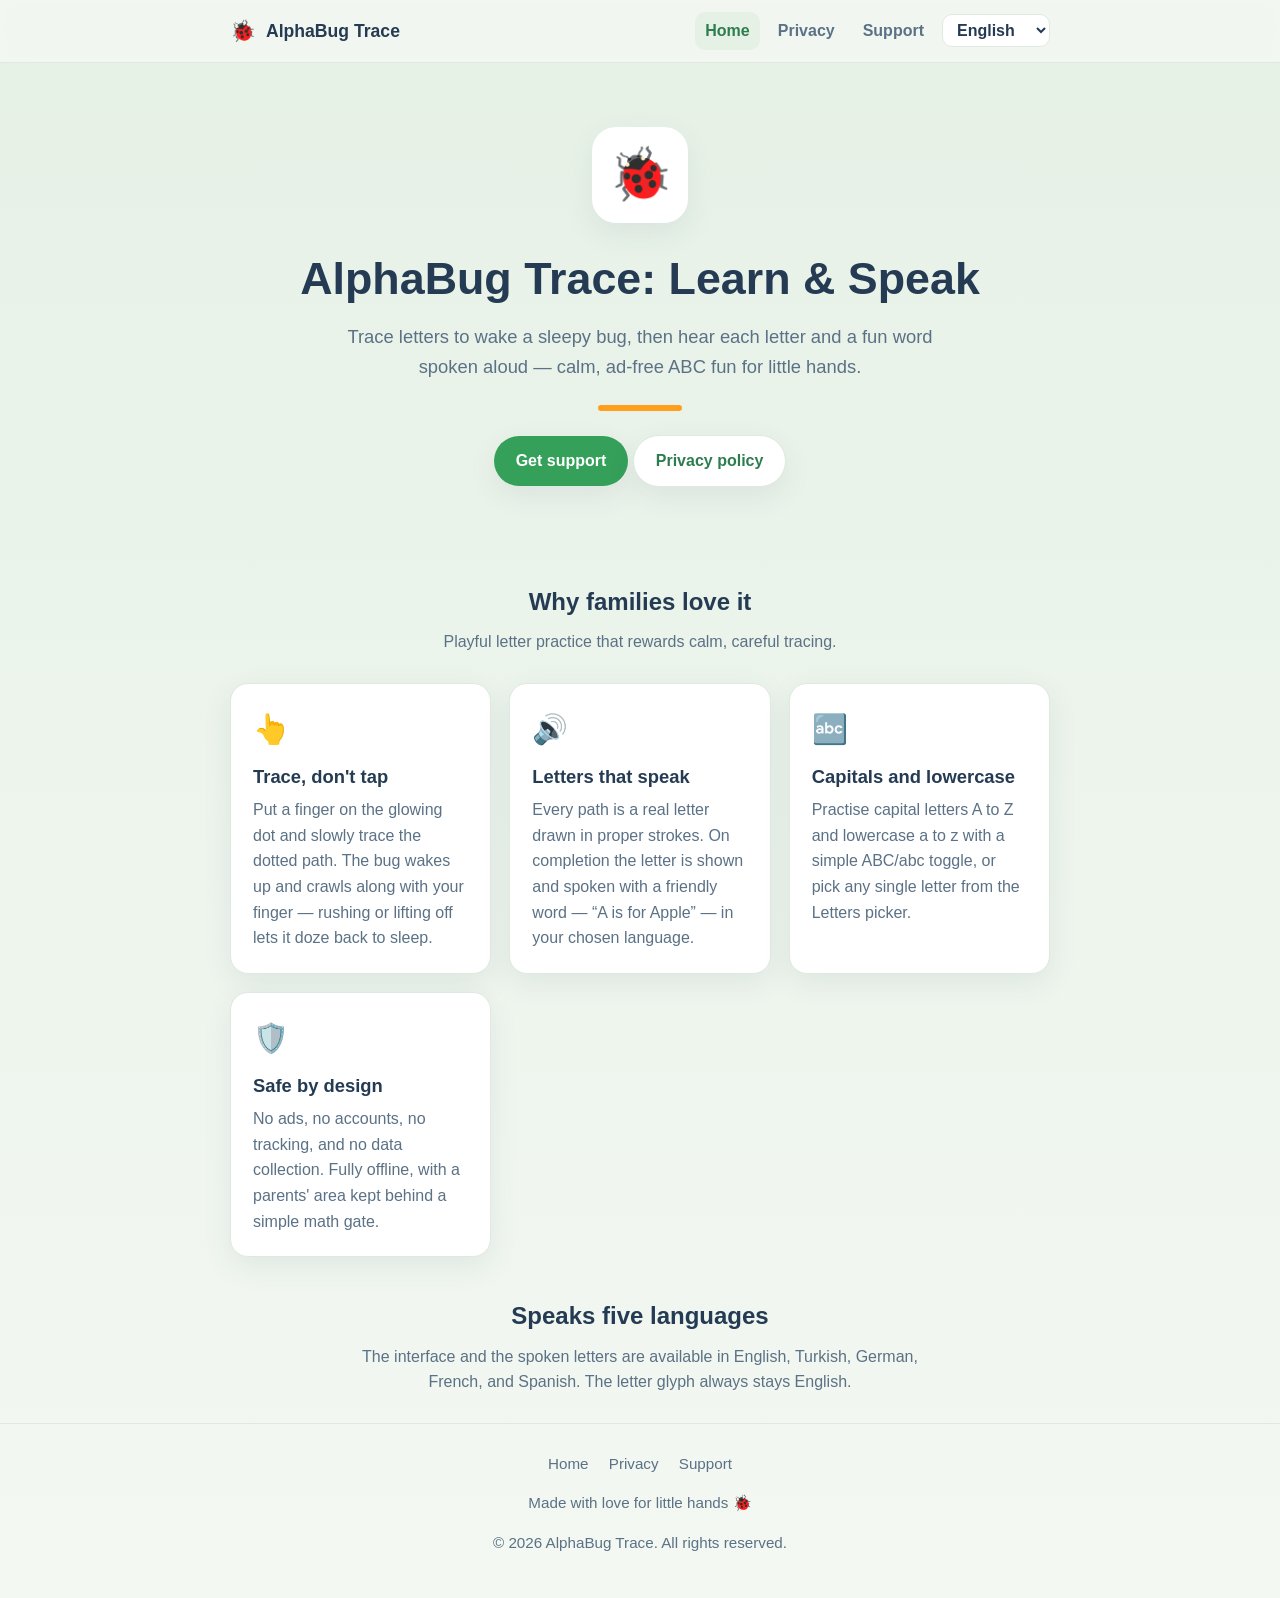
<file: buggy_trace_alphabetic/index.html>
<!DOCTYPE html>
<html lang="en">
<head>
  <meta charset="UTF-8" />
  <meta name="viewport" content="width=device-width, initial-scale=1.0" />
  <meta name="description" content="A calm, ad-free letter-tracing game for toddlers." />
  <title>AlphaBug Trace: Learn &amp; Speak</title>
  <link rel="stylesheet" href="styles.css" />
</head>
<body data-page="home">
  <header class="site-header">
    <div class="wrap">
      <a class="brand" href="index.html"><span class="dot">🐞</span> AlphaBug Trace</a>
      <nav class="nav">
        <a href="index.html" class="active" data-i18n="nav_home">Home</a>
        <a href="privacy.html" data-i18n="nav_privacy">Privacy</a>
        <a href="support.html" data-i18n="nav_support">Support</a>
        <span class="lang-switch">
          <label for="lang-select" class="sr-label" data-i18n="lang_label">Language</label>
          <select id="lang-select" aria-label="Language"></select>
        </span>
      </nav>
    </div>
  </header>

  <main class="wrap">
    <section class="hero">
      <div class="icon">🐞</div>
      <h1 data-i18n="appName">AlphaBug Trace: Learn &amp; Speak</h1>
      <p class="tagline" data-i18n="hero_tagline">Trace letters to wake a sleepy bug.</p>
      <div class="rule"></div>
      <p>
        <a class="btn" href="support.html" data-i18n="hero_cta">Get support</a>
        <a class="btn secondary" href="privacy.html" data-i18n="hero_cta2">Privacy policy</a>
      </p>
    </section>

    <h2 class="section-title" data-i18n="features_title">Why families love it</h2>
    <p class="section-sub" data-i18n="features_sub">Playful letter practice.</p>
    <section class="cards">
      <div class="card">
        <div class="emoji">👆</div>
        <h3 data-i18n="f1_title">Trace, don't tap</h3>
        <p data-i18n="f1_body"></p>
      </div>
      <div class="card">
        <div class="emoji">🔊</div>
        <h3 data-i18n="f2_title">Letters that speak</h3>
        <p data-i18n="f2_body"></p>
      </div>
      <div class="card">
        <div class="emoji">🔤</div>
        <h3 data-i18n="f3_title">Capitals and lowercase</h3>
        <p data-i18n="f3_body"></p>
      </div>
      <div class="card">
        <div class="emoji">🛡️</div>
        <h3 data-i18n="f4_title">Safe by design</h3>
        <p data-i18n="f4_body"></p>
      </div>
    </section>

    <h2 class="section-title" data-i18n="langs_title">Speaks five languages</h2>
    <p class="section-sub" data-i18n="langs_body"></p>
  </main>

  <footer class="site-footer">
    <div class="wrap">
      <div class="links">
        <a href="index.html" data-i18n="nav_home">Home</a>
        <a href="privacy.html" data-i18n="nav_privacy">Privacy</a>
        <a href="support.html" data-i18n="nav_support">Support</a>
      </div>
      <p data-i18n="footer_made">Made with love for little hands 🐞</p>
      <p>© 2026 <span data-i18n="footer_rights">AlphaBug Trace.</span></p>
    </div>
  </footer>

  <script src="i18n.js"></script>
</body>
</html>
</file>
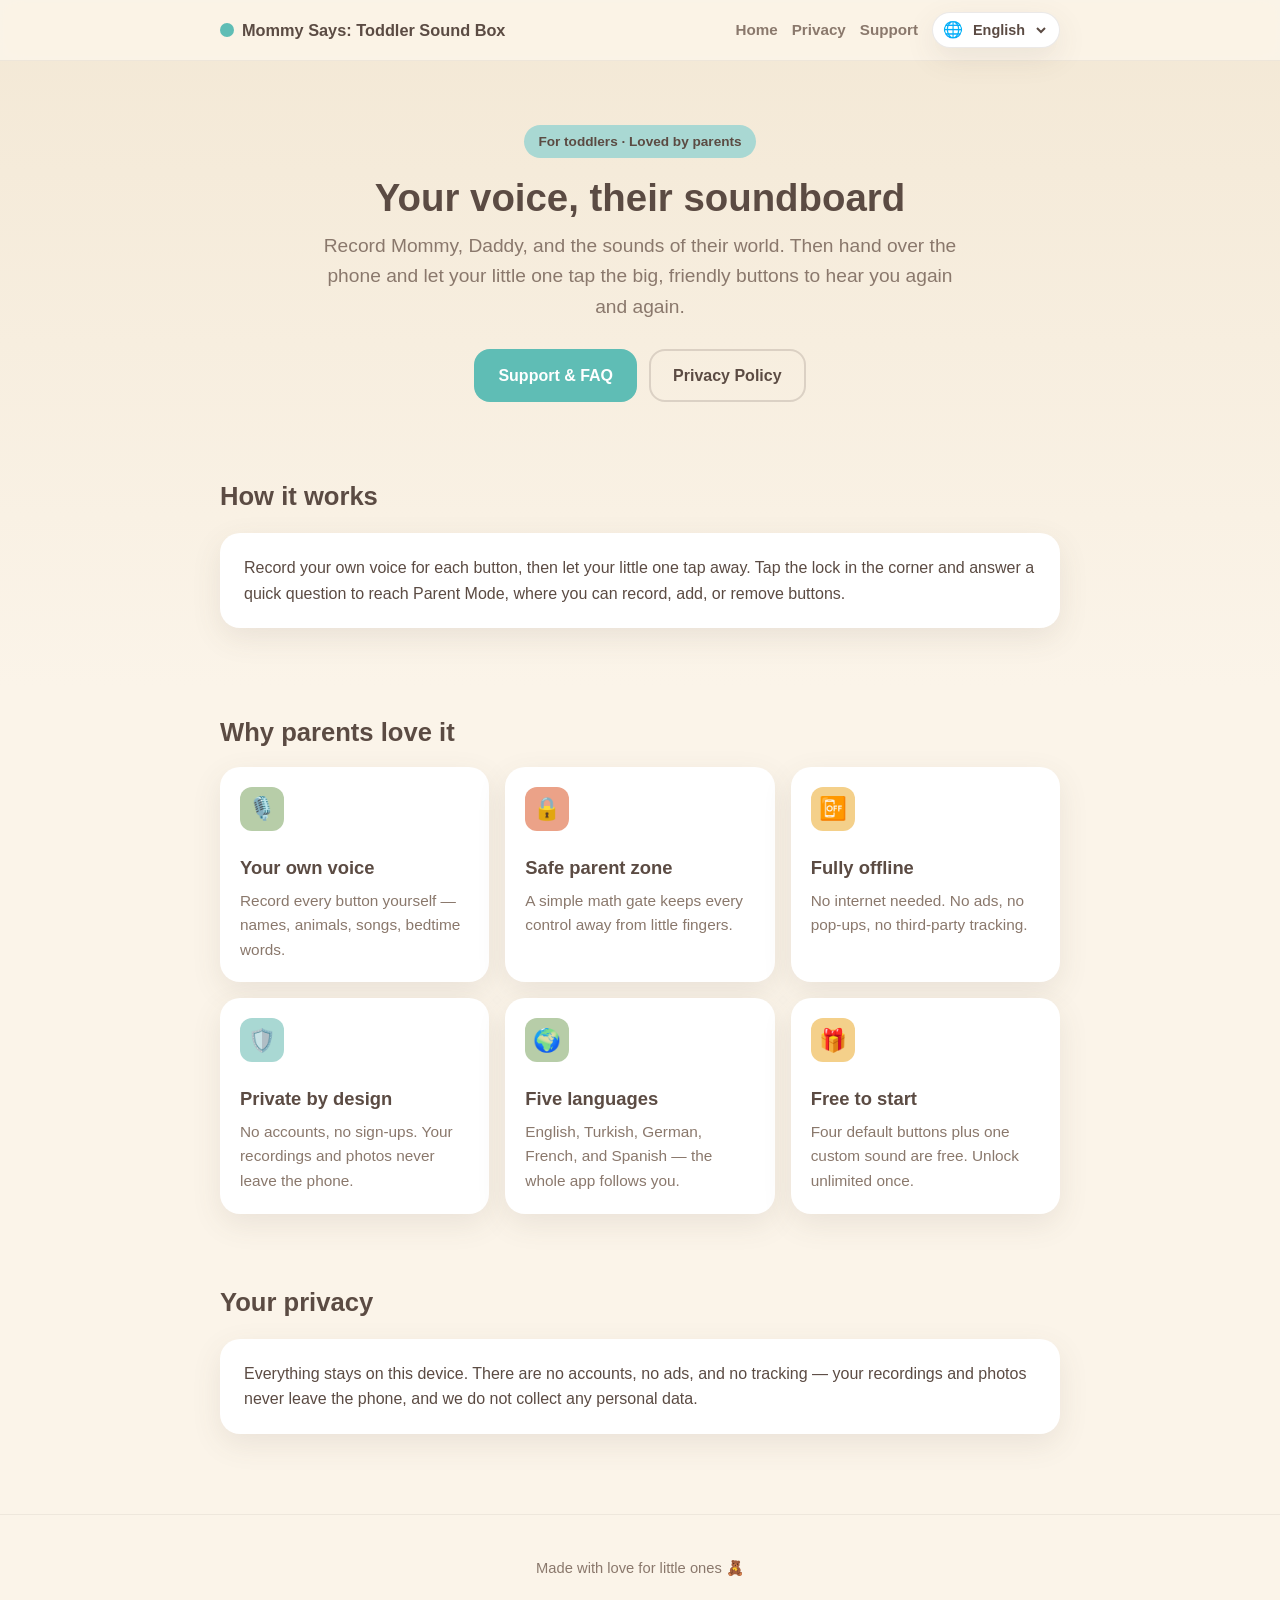
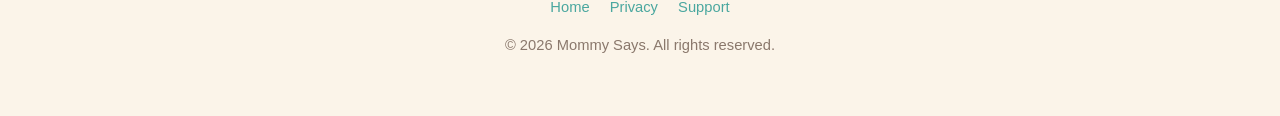
<file: mommy_say/index.html>
<!DOCTYPE html>
<html lang="en">
<head>
  <meta charset="utf-8">
  <meta name="viewport" content="width=device-width, initial-scale=1">
  <title>Mommy Says — Toddler Sound Box in your own voice</title>
  <meta name="description" content="Turn your own voice into a soundboard your toddler can play alone.">
  <link rel="stylesheet" href="styles.css">
</head>
<body data-page="home">
  <header class="site">
    <nav class="nav">
      <span class="brand"><span class="dot"></span><span data-i18n="brand">Mommy Says: Toddler Sound Box</span></span>
      <a class="navlink" href="index.html" data-i18n="nav_home">Home</a>
      <a class="navlink" href="privacy.html" data-i18n="nav_privacy">Privacy</a>
      <a class="navlink" href="support.html" data-i18n="nav_support">Support</a>
      <span class="langswitch">
        🌐
        <select id="langSelect" aria-label="Language">
          <option value="en">English</option>
          <option value="tr">Türkçe</option>
          <option value="de">Deutsch</option>
          <option value="fr">Français</option>
          <option value="es">Español</option>
        </select>
      </span>
    </nav>
  </header>

  <main class="wrap">
    <section class="hero">
      <span class="badge" data-i18n="hero_badge">For toddlers · Loved by parents</span>
      <h1 data-i18n="hero_h1">Your voice, their soundboard</h1>
      <p class="lead" data-i18n="hero_lead">Record Mommy, Daddy, and the sounds of their world.</p>
      <div class="cta">
        <a class="btn primary" href="support.html" data-i18n="cta_support">Support &amp; FAQ</a>
        <a class="btn ghost" href="privacy.html" data-i18n="cta_privacy">Privacy Policy</a>
      </div>
    </section>

    <section class="block">
      <h2 data-i18n="how_h">How it works</h2>
      <div class="card"><p style="margin:0" data-i18n="how_b">Record your own voice for each button.</p></div>
    </section>

    <section class="block">
      <h2 data-i18n="feat_h">Why parents love it</h2>
      <div class="features">
        <div class="feature f-voice">
          <div class="ic">🎙️</div>
          <h3 data-i18n="feat_voice_t">Your own voice</h3>
          <p data-i18n="feat_voice_b">Record every button yourself.</p>
        </div>
        <div class="feature f-safe">
          <div class="ic">🔒</div>
          <h3 data-i18n="feat_safe_t">Safe parent zone</h3>
          <p data-i18n="feat_safe_b">A simple math gate keeps controls away from little fingers.</p>
        </div>
        <div class="feature f-offline">
          <div class="ic">📴</div>
          <h3 data-i18n="feat_offline_t">Fully offline</h3>
          <p data-i18n="feat_offline_b">No internet needed. No ads, no tracking.</p>
        </div>
        <div class="feature f-private">
          <div class="ic">🛡️</div>
          <h3 data-i18n="feat_private_t">Private by design</h3>
          <p data-i18n="feat_private_b">No accounts. Recordings never leave the phone.</p>
        </div>
        <div class="feature f-lang">
          <div class="ic">🌍</div>
          <h3 data-i18n="feat_lang_t">Five languages</h3>
          <p data-i18n="feat_lang_b">English, Turkish, German, French, and Spanish.</p>
        </div>
        <div class="feature f-free">
          <div class="ic">🎁</div>
          <h3 data-i18n="feat_free_t">Free to start</h3>
          <p data-i18n="feat_free_b">Default buttons plus one custom sound are free.</p>
        </div>
      </div>
    </section>

    <section class="block">
      <h2 data-i18n="home_privacy_h">Your privacy</h2>
      <div class="card"><p style="margin:0" data-i18n="home_privacy_b">Everything stays on this device.</p></div>
    </section>
  </main>

  <footer class="site">
    <p data-i18n="footer_tagline">Made with love for little ones 🧸</p>
    <p>
      <a href="index.html" data-i18n="nav_home">Home</a>
      <a href="privacy.html" data-i18n="nav_privacy">Privacy</a>
      <a href="support.html" data-i18n="nav_support">Support</a>
    </p>
    <p class="muted" data-i18n="footer_rights">© 2026 Mommy Says. All rights reserved.</p>
  </footer>

  <script src="i18n.js"></script>
</body>
</html>
</file>
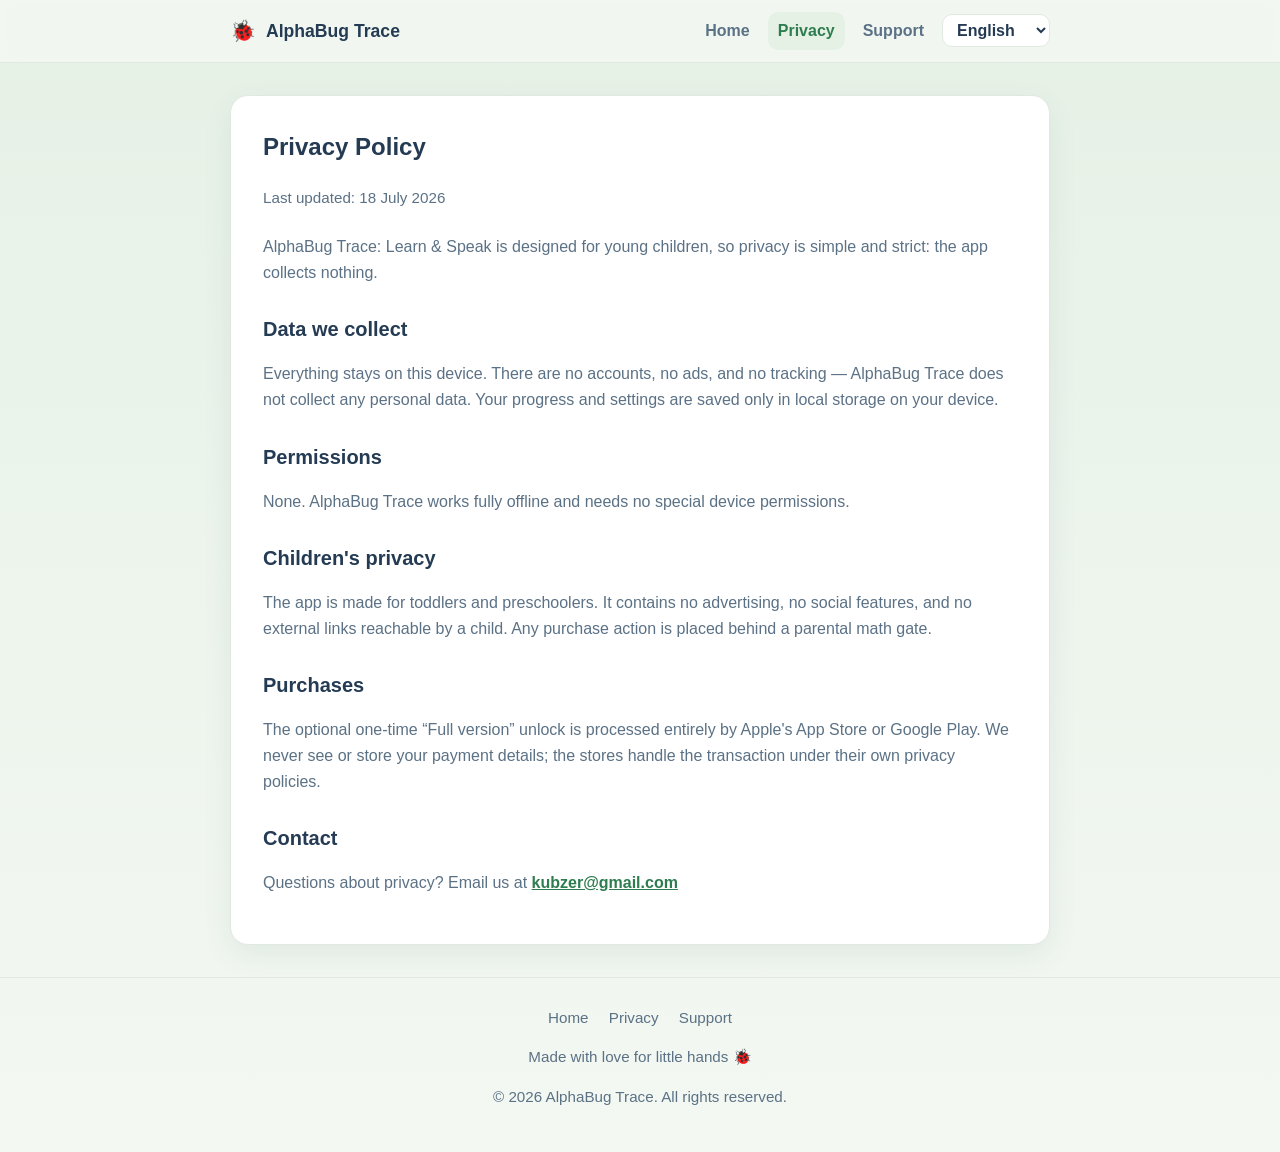
<file: buggy_trace_alphabetic/privacy.html>
<!DOCTYPE html>
<html lang="en">
<head>
  <meta charset="UTF-8" />
  <meta name="viewport" content="width=device-width, initial-scale=1.0" />
  <meta name="description" content="AlphaBug Trace collects no personal data." />
  <title>Privacy Policy — AlphaBug Trace</title>
  <link rel="stylesheet" href="styles.css" />
</head>
<body data-page="privacy">
  <header class="site-header">
    <div class="wrap">
      <a class="brand" href="index.html"><span class="dot">🐞</span> AlphaBug Trace</a>
      <nav class="nav">
        <a href="index.html" data-i18n="nav_home">Home</a>
        <a href="privacy.html" class="active" data-i18n="nav_privacy">Privacy</a>
        <a href="support.html" data-i18n="nav_support">Support</a>
        <span class="lang-switch">
          <label for="lang-select" class="sr-label" data-i18n="lang_label">Language</label>
          <select id="lang-select" aria-label="Language"></select>
        </span>
      </nav>
    </div>
  </header>

  <main class="wrap">
    <article class="doc">
      <h1 data-i18n="privacy_heading">Privacy Policy</h1>
      <p class="updated" data-i18n="privacy_updated">Last updated: 18 July 2026</p>
      <p data-i18n="privacy_intro"></p>

      <h2 data-i18n="privacy_data_title">Data we collect</h2>
      <p data-i18n="privacy_data_body"></p>

      <h2 data-i18n="privacy_perms_title">Permissions</h2>
      <p data-i18n="privacy_perms_body"></p>

      <h2 data-i18n="privacy_children_title">Children's privacy</h2>
      <p data-i18n="privacy_children_body"></p>

      <h2 data-i18n="privacy_purchases_title">Purchases</h2>
      <p data-i18n="privacy_purchases_body"></p>

      <h2 data-i18n="privacy_contact_title">Contact</h2>
      <p>
        <span data-i18n="privacy_contact_body"></span>
        <a class="email" data-email href="mailto:kubzer@gmail.com">kubzer@gmail.com</a>
      </p>
    </article>
  </main>

  <footer class="site-footer">
    <div class="wrap">
      <div class="links">
        <a href="index.html" data-i18n="nav_home">Home</a>
        <a href="privacy.html" data-i18n="nav_privacy">Privacy</a>
        <a href="support.html" data-i18n="nav_support">Support</a>
      </div>
      <p data-i18n="footer_made">Made with love for little hands 🐞</p>
      <p>© 2026 <span data-i18n="footer_rights">AlphaBug Trace.</span></p>
    </div>
  </footer>

  <script src="i18n.js"></script>
</body>
</html>
</file>
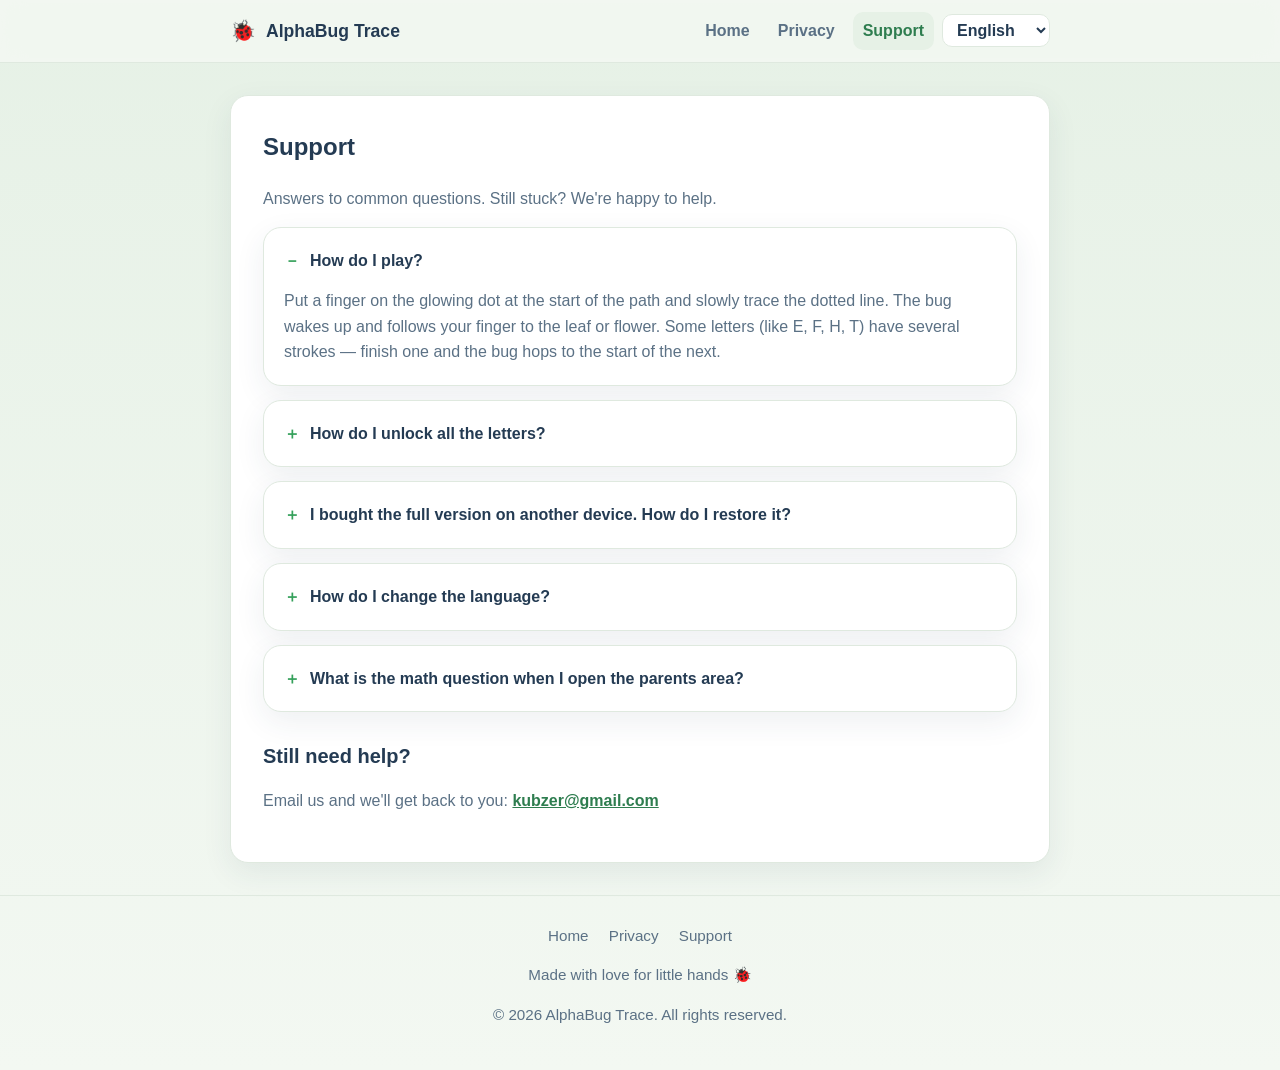
<file: buggy_trace_alphabetic/support.html>
<!DOCTYPE html>
<html lang="en">
<head>
  <meta charset="UTF-8" />
  <meta name="viewport" content="width=device-width, initial-scale=1.0" />
  <meta name="description" content="Help and answers for AlphaBug Trace." />
  <title>Support — AlphaBug Trace</title>
  <link rel="stylesheet" href="styles.css" />
</head>
<body data-page="support">
  <header class="site-header">
    <div class="wrap">
      <a class="brand" href="index.html"><span class="dot">🐞</span> AlphaBug Trace</a>
      <nav class="nav">
        <a href="index.html" data-i18n="nav_home">Home</a>
        <a href="privacy.html" data-i18n="nav_privacy">Privacy</a>
        <a href="support.html" class="active" data-i18n="nav_support">Support</a>
        <span class="lang-switch">
          <label for="lang-select" class="sr-label" data-i18n="lang_label">Language</label>
          <select id="lang-select" aria-label="Language"></select>
        </span>
      </nav>
    </div>
  </header>

  <main class="wrap">
    <article class="doc">
      <h1 data-i18n="support_heading">Support</h1>
      <p data-i18n="support_intro"></p>

      <div class="faq">
        <details open>
          <summary data-i18n="q1">How do I play?</summary>
          <p data-i18n="a1"></p>
        </details>
        <details>
          <summary data-i18n="q2">How do I unlock all the letters?</summary>
          <p data-i18n="a2"></p>
        </details>
        <details>
          <summary data-i18n="q3">How do I restore a purchase?</summary>
          <p data-i18n="a3"></p>
        </details>
        <details>
          <summary data-i18n="q4">How do I change the language?</summary>
          <p data-i18n="a4"></p>
        </details>
        <details>
          <summary data-i18n="q5">What is the math question?</summary>
          <p data-i18n="a5"></p>
        </details>
      </div>

      <h2 data-i18n="support_contact_title">Still need help?</h2>
      <p>
        <span data-i18n="support_contact_body"></span>
        <a class="email" data-email href="mailto:kubzer@gmail.com">kubzer@gmail.com</a>
      </p>
    </article>
  </main>

  <footer class="site-footer">
    <div class="wrap">
      <div class="links">
        <a href="index.html" data-i18n="nav_home">Home</a>
        <a href="privacy.html" data-i18n="nav_privacy">Privacy</a>
        <a href="support.html" data-i18n="nav_support">Support</a>
      </div>
      <p data-i18n="footer_made">Made with love for little hands 🐞</p>
      <p>© 2026 <span data-i18n="footer_rights">AlphaBug Trace.</span></p>
    </div>
  </footer>

  <script src="i18n.js"></script>
</body>
</html>
</file>
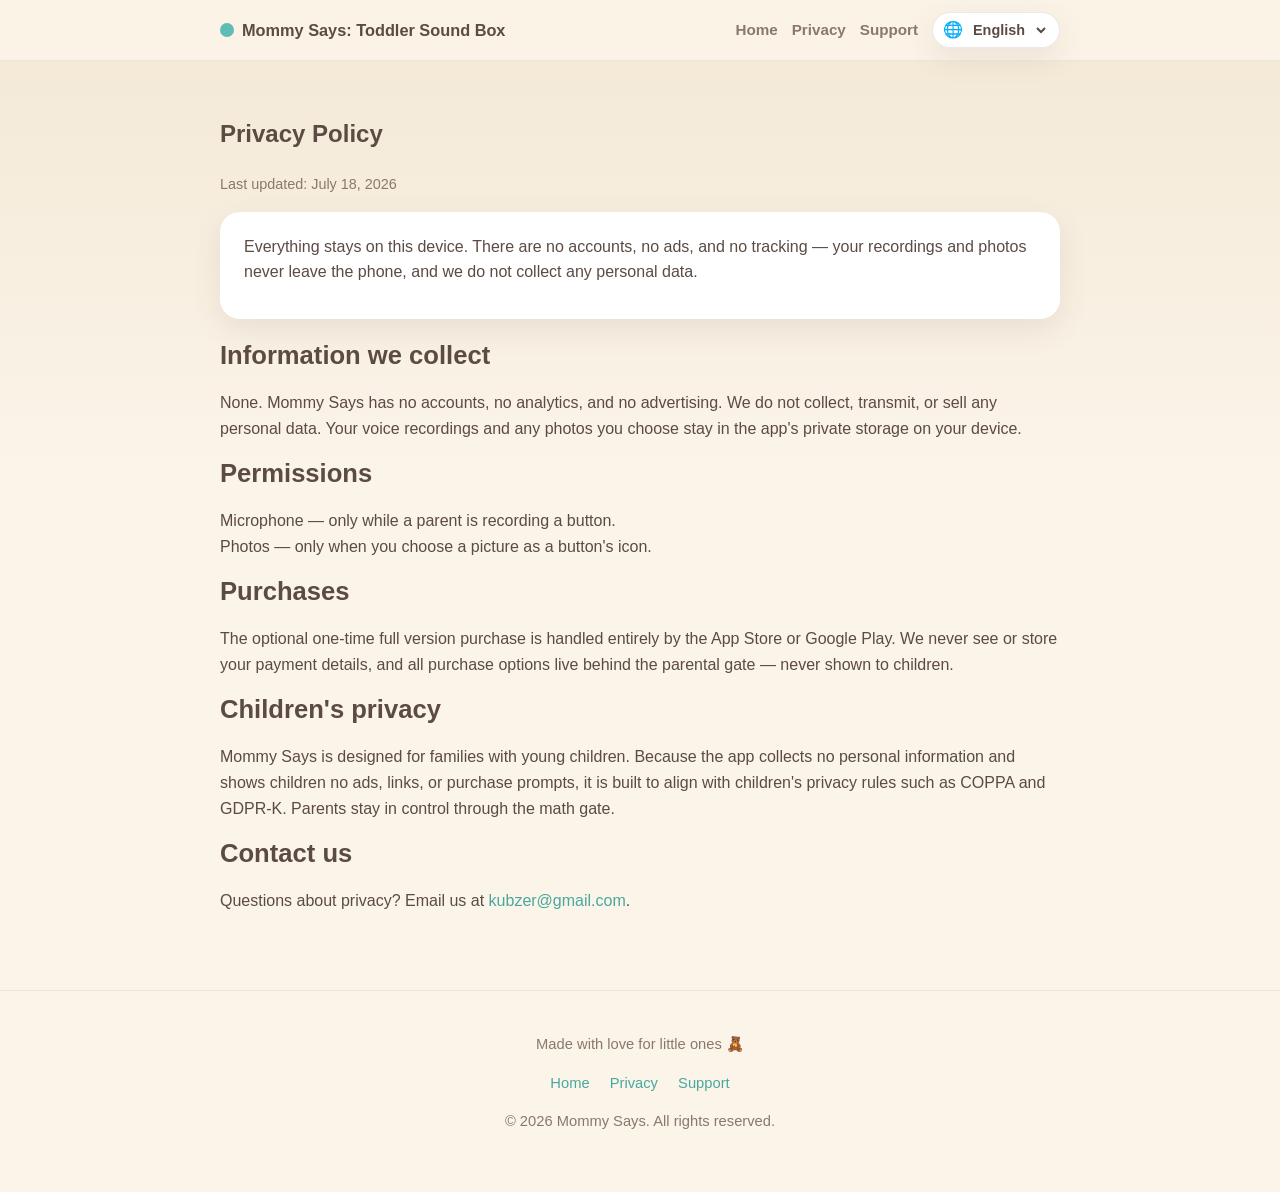
<file: mommy_say/privacy.html>
<!DOCTYPE html>
<html lang="en">
<head>
  <meta charset="utf-8">
  <meta name="viewport" content="width=device-width, initial-scale=1">
  <title>Privacy Policy — Mommy Says</title>
  <meta name="description" content="How Mommy Says protects your privacy: no accounts, no ads, no tracking, fully offline.">
  <link rel="stylesheet" href="styles.css">
</head>
<body data-page="privacy">
  <header class="site">
    <nav class="nav">
      <span class="brand"><span class="dot"></span><span data-i18n="brand">Mommy Says: Toddler Sound Box</span></span>
      <a class="navlink" href="index.html" data-i18n="nav_home">Home</a>
      <a class="navlink" href="privacy.html" data-i18n="nav_privacy">Privacy</a>
      <a class="navlink" href="support.html" data-i18n="nav_support">Support</a>
      <span class="langswitch">
        🌐
        <select id="langSelect" aria-label="Language">
          <option value="en">English</option>
          <option value="tr">Türkçe</option>
          <option value="de">Deutsch</option>
          <option value="fr">Français</option>
          <option value="es">Español</option>
        </select>
      </span>
    </nav>
  </header>

  <main class="wrap">
    <section class="block legal">
      <h1 data-i18n="pr_h">Privacy Policy</h1>
      <p class="updated" data-i18n="pr_updated">Last updated: July 18, 2026</p>

      <div class="card">
        <p data-i18n="pr_intro">Everything stays on this device.</p>
      </div>

      <h2 data-i18n="pr_data_t">Information we collect</h2>
      <p data-i18n="pr_data_b">None.</p>

      <h2 data-i18n="pr_perm_t">Permissions</h2>
      <p class="pre" data-i18n="pr_perm_b">Microphone and Photos.</p>

      <h2 data-i18n="pr_purch_t">Purchases</h2>
      <p data-i18n="pr_purch_b">Handled by the store.</p>

      <h2 data-i18n="pr_children_t">Children's privacy</h2>
      <p data-i18n="pr_children_b">Designed for families.</p>

      <h2 data-i18n="pr_contact_t">Contact us</h2>
      <p><span data-i18n="pr_contact_b">Questions about privacy? Email us at</span>
        <a href="mailto:kubzer@gmail.com">kubzer@gmail.com</a>.</p>
    </section>
  </main>

  <footer class="site">
    <p data-i18n="footer_tagline">Made with love for little ones 🧸</p>
    <p>
      <a href="index.html" data-i18n="nav_home">Home</a>
      <a href="privacy.html" data-i18n="nav_privacy">Privacy</a>
      <a href="support.html" data-i18n="nav_support">Support</a>
    </p>
    <p class="muted" data-i18n="footer_rights">© 2026 Mommy Says. All rights reserved.</p>
  </footer>

  <script src="i18n.js"></script>
</body>
</html>
</file>
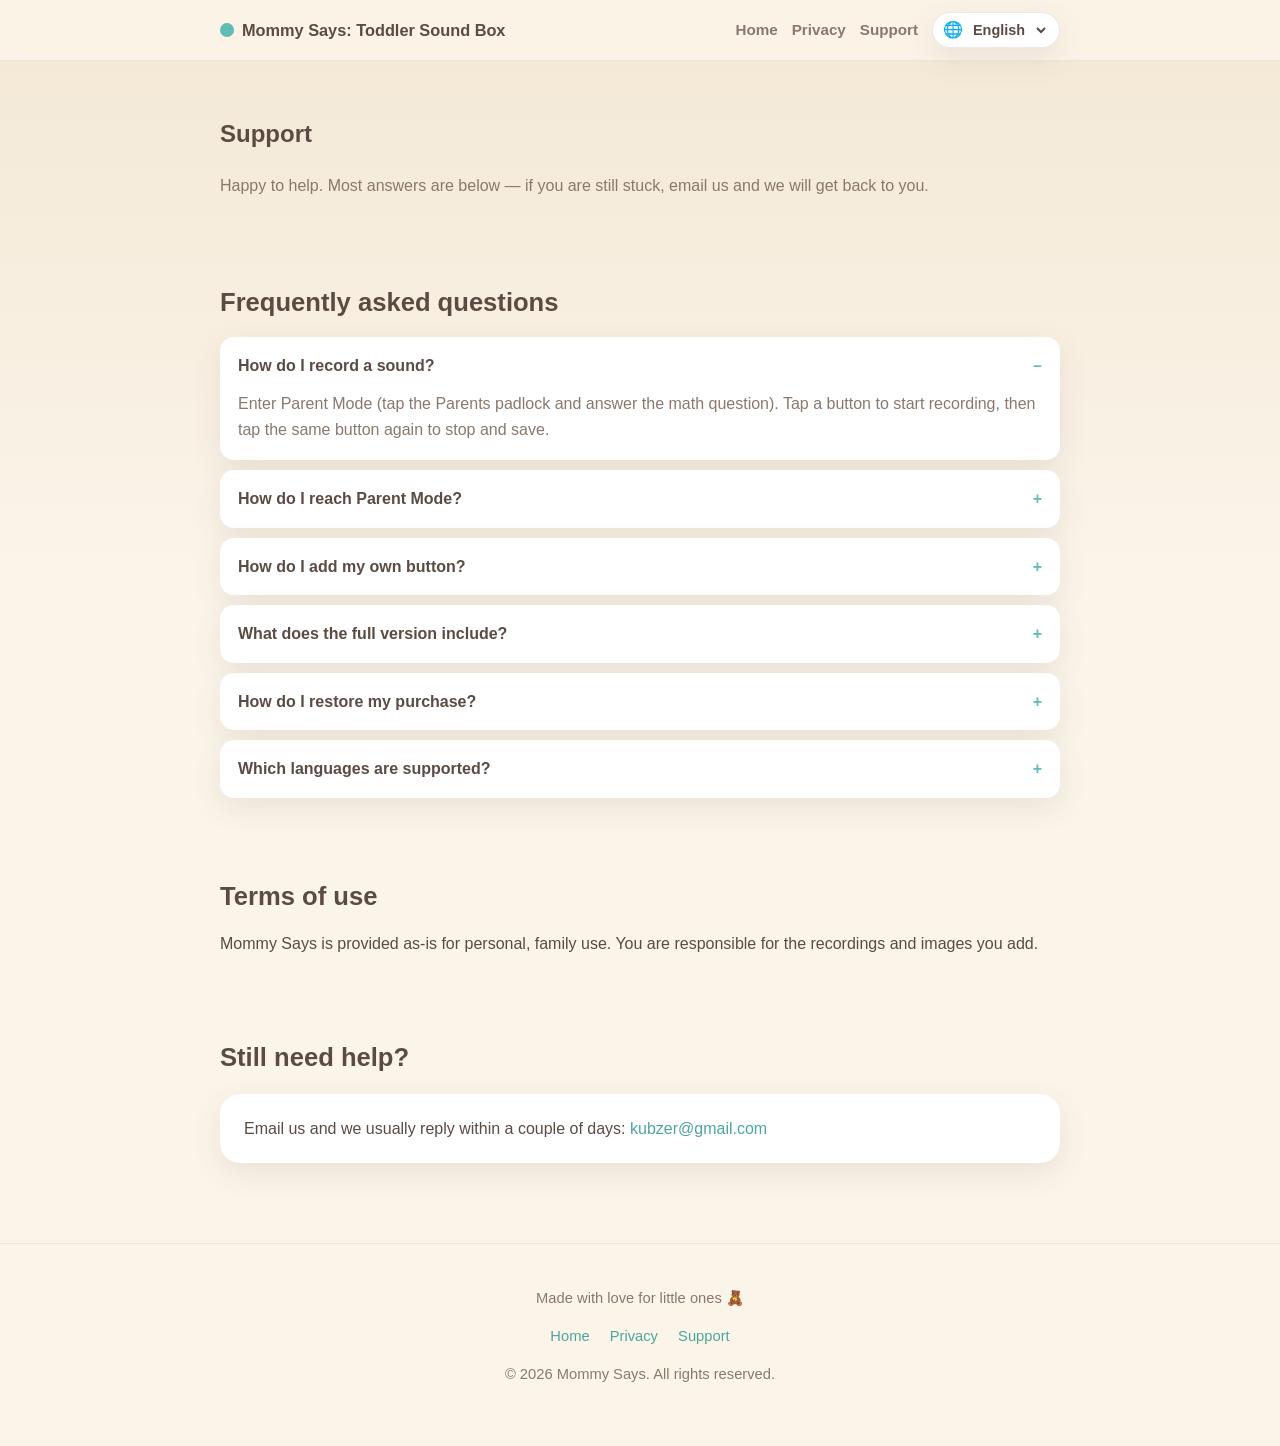
<file: mommy_say/support.html>
<!DOCTYPE html>
<html lang="en">
<head>
  <meta charset="utf-8">
  <meta name="viewport" content="width=device-width, initial-scale=1">
  <title>Support — Mommy Says</title>
  <meta name="description" content="Help and FAQ for Mommy Says: Toddler Sound Box.">
  <link rel="stylesheet" href="styles.css">
</head>
<body data-page="support">
  <header class="site">
    <nav class="nav">
      <span class="brand"><span class="dot"></span><span data-i18n="brand">Mommy Says: Toddler Sound Box</span></span>
      <a class="navlink" href="index.html" data-i18n="nav_home">Home</a>
      <a class="navlink" href="privacy.html" data-i18n="nav_privacy">Privacy</a>
      <a class="navlink" href="support.html" data-i18n="nav_support">Support</a>
      <span class="langswitch">
        🌐
        <select id="langSelect" aria-label="Language">
          <option value="en">English</option>
          <option value="tr">Türkçe</option>
          <option value="de">Deutsch</option>
          <option value="fr">Français</option>
          <option value="es">Español</option>
        </select>
      </span>
    </nav>
  </header>

  <main class="wrap">
    <section class="block">
      <h1 data-i18n="sp_h">Support</h1>
      <p class="muted" data-i18n="sp_intro">Happy to help.</p>
    </section>

    <section class="block faq">
      <h2 data-i18n="sp_faq_h">Frequently asked questions</h2>
      <details open>
        <summary data-i18n="q1">How do I record a sound?</summary>
        <p data-i18n="a1">Enter Parent Mode and tap a button.</p>
      </details>
      <details>
        <summary data-i18n="q2">How do I reach Parent Mode?</summary>
        <p data-i18n="a2">Tap the Parents padlock.</p>
      </details>
      <details>
        <summary data-i18n="q3">How do I add my own button?</summary>
        <p data-i18n="a3">Tap Add sound in Parent Mode.</p>
      </details>
      <details>
        <summary data-i18n="q4">What does the full version include?</summary>
        <p data-i18n="a4">Unlimited custom buttons.</p>
      </details>
      <details>
        <summary data-i18n="q5">How do I restore my purchase?</summary>
        <p data-i18n="a5">Tap Restore purchase in About &amp; Privacy.</p>
      </details>
      <details>
        <summary data-i18n="q6">Which languages are supported?</summary>
        <p data-i18n="a6">Five languages.</p>
      </details>
    </section>

    <section class="block legal">
      <h2 data-i18n="sp_terms_t">Terms of use</h2>
      <p data-i18n="sp_terms_b">Provided as-is for personal, family use.</p>
    </section>

    <section class="block">
      <h2 data-i18n="sp_contact_t">Still need help?</h2>
      <div class="card">
        <p style="margin:0"><span data-i18n="sp_contact_b">Email us:</span>
          <a href="mailto:kubzer@gmail.com">kubzer@gmail.com</a></p>
      </div>
    </section>
  </main>

  <footer class="site">
    <p data-i18n="footer_tagline">Made with love for little ones 🧸</p>
    <p>
      <a href="index.html" data-i18n="nav_home">Home</a>
      <a href="privacy.html" data-i18n="nav_privacy">Privacy</a>
      <a href="support.html" data-i18n="nav_support">Support</a>
    </p>
    <p class="muted" data-i18n="footer_rights">© 2026 Mommy Says. All rights reserved.</p>
  </footer>

  <script src="i18n.js"></script>
</body>
</html>
</file>
<file: buggy_trace_alphabetic/styles.css>
:root {
  --canvas: #f3f8f2;
  --canvas-deep: #e6f1e6;
  --surface: #ffffff;
  --ink: #243b53;
  --ink-soft: #5b7185;
  --leaf: #34a05a;
  --leaf-deep: #2e7d4f;
  --sky: #dbeafe;
  --accent: #ff9f1c;
  --border: #dfe9df;
  --radius: 18px;
  --shadow: 0 10px 30px rgba(36, 59, 83, 0.08);
  --maxw: 860px;
}

* { box-sizing: border-box; }

html { scroll-behavior: smooth; }

body {
  margin: 0;
  font-family: -apple-system, BlinkMacSystemFont, "Segoe UI", Roboto, "Helvetica Neue", Arial, sans-serif;
  color: var(--ink);
  background: linear-gradient(180deg, var(--canvas-deep), var(--canvas));
  line-height: 1.6;
  min-height: 100vh;
}

a { color: var(--leaf-deep); }

.wrap { max-width: var(--maxw); margin: 0 auto; padding: 0 20px; }

/* Header */
.site-header {
  position: sticky;
  top: 0;
  z-index: 10;
  background: rgba(243, 248, 242, 0.9);
  backdrop-filter: saturate(180%) blur(12px);
  border-bottom: 1px solid var(--border);
}
.site-header .wrap {
  display: flex;
  align-items: center;
  justify-content: space-between;
  gap: 16px;
  padding-top: 12px;
  padding-bottom: 12px;
}
.brand {
  display: flex;
  align-items: center;
  gap: 10px;
  font-weight: 800;
  font-size: 1.1rem;
  color: var(--ink);
  text-decoration: none;
}
.brand .dot { font-size: 1.3rem; }

.nav { display: flex; align-items: center; gap: 8px; flex-wrap: wrap; }
.nav a {
  text-decoration: none;
  color: var(--ink-soft);
  font-weight: 600;
  padding: 6px 10px;
  border-radius: 10px;
}
.nav a:hover, .nav a.active { color: var(--leaf-deep); background: var(--canvas-deep); }

.lang-switch {
  display: inline-flex;
  align-items: center;
  gap: 6px;
}
.sr-label {
  position: absolute;
  width: 1px; height: 1px;
  padding: 0; margin: -1px;
  overflow: hidden; clip: rect(0, 0, 0, 0);
  white-space: nowrap; border: 0;
}
.lang-switch select {
  font: inherit;
  font-weight: 600;
  color: var(--ink);
  background: var(--surface);
  border: 1px solid var(--border);
  border-radius: 10px;
  padding: 6px 10px;
  cursor: pointer;
}

/* Hero */
.hero { text-align: center; padding: 64px 0 40px; }
.hero .icon {
  width: 96px; height: 96px; border-radius: 24px;
  box-shadow: var(--shadow);
  margin-bottom: 20px;
  background: var(--surface);
  display: inline-flex; align-items: center; justify-content: center;
  font-size: 52px;
}
.hero h1 { font-size: clamp(1.8rem, 4vw, 2.8rem); margin: 0 0 8px; }
.hero .tagline { font-size: 1.15rem; color: var(--ink-soft); max-width: 640px; margin: 0 auto 24px; }
.hero .rule { width: 84px; height: 6px; border-radius: 6px; background: var(--accent); margin: 0 auto 24px; }

.btn {
  display: inline-block;
  background: var(--leaf);
  color: #fff;
  text-decoration: none;
  font-weight: 700;
  padding: 12px 22px;
  border-radius: 999px;
  box-shadow: var(--shadow);
}
.btn.secondary { background: var(--surface); color: var(--leaf-deep); border: 1px solid var(--border); }

/* Cards / sections */
main { padding-bottom: 56px; }
.section-title { text-align: center; font-size: 1.5rem; margin: 40px 0 8px; }
.section-sub { text-align: center; color: var(--ink-soft); margin: 0 auto 28px; max-width: 560px; }

.cards { display: grid; grid-template-columns: repeat(auto-fit, minmax(240px, 1fr)); gap: 18px; }
.card {
  background: var(--surface);
  border: 1px solid var(--border);
  border-radius: var(--radius);
  padding: 22px;
  box-shadow: var(--shadow);
}
.card .emoji { font-size: 1.8rem; }
.card h3 { margin: 10px 0 6px; font-size: 1.15rem; }
.card p { margin: 0; color: var(--ink-soft); }

/* Doc pages */
.doc {
  background: var(--surface);
  border: 1px solid var(--border);
  border-radius: var(--radius);
  box-shadow: var(--shadow);
  padding: 32px;
  margin: 32px 0;
}
.doc h1 { margin-top: 0; }
.doc h2 { font-size: 1.25rem; margin: 28px 0 8px; }
.doc p { color: var(--ink-soft); }
.doc .updated { color: var(--ink-soft); font-size: 0.95rem; margin-bottom: 24px; }
.doc a.email { font-weight: 700; }

.faq { display: grid; gap: 14px; }
.faq details {
  background: var(--surface);
  border: 1px solid var(--border);
  border-radius: var(--radius);
  padding: 6px 20px;
  box-shadow: var(--shadow);
}
.faq summary {
  cursor: pointer;
  font-weight: 700;
  padding: 14px 0;
  list-style: none;
}
.faq summary::-webkit-details-marker { display: none; }
.faq summary::before { content: "＋"; color: var(--leaf); margin-right: 10px; font-weight: 700; }
.faq details[open] summary::before { content: "－"; }
.faq p { margin: 0 0 14px; color: var(--ink-soft); }

/* Footer */
.site-footer {
  border-top: 1px solid var(--border);
  padding: 28px 0;
  text-align: center;
  color: var(--ink-soft);
  font-size: 0.95rem;
}
.site-footer .links { margin-bottom: 8px; }
.site-footer a { color: var(--ink-soft); text-decoration: none; margin: 0 8px; }
.site-footer a:hover { color: var(--leaf-deep); }
</file>
<file: mommy_say/styles.css>
/* Mommy Says: Toddler Sound Box — marketing & support site.
   Palette mirrors the app (AppPalette): cream canvas, teal brand, warm ink. */
:root {
  --cream: #FBF4E9;
  --cream-deep: #F3E8D5;
  --teal: #5FBDB5;
  --teal-deep: #4AA79F;
  --ink: #5B4B43;
  --ink-soft: #8A786C;
  --sage: #B7CDA8;
  --terracotta: #EBA288;
  --sunny: #F4D08A;
  --sky: #A9D8D3;
  --card: #FFFFFF;
  --radius: 20px;
  --shadow: 0 10px 30px rgba(91, 75, 67, 0.10);
  --maxw: 880px;
}

* { box-sizing: border-box; }

html { scroll-behavior: smooth; }

body {
  margin: 0;
  font-family: -apple-system, BlinkMacSystemFont, "Segoe UI", Roboto, "Helvetica Neue", Arial, sans-serif;
  color: var(--ink);
  background: linear-gradient(180deg, var(--cream-deep) 0%, var(--cream) 40%);
  line-height: 1.6;
  -webkit-font-smoothing: antialiased;
}

a { color: var(--teal-deep); text-decoration: none; }
a:hover { text-decoration: underline; }

.wrap { max-width: var(--maxw); margin: 0 auto; padding: 0 20px; }

/* Header / nav */
header.site {
  position: sticky;
  top: 0;
  z-index: 10;
  background: rgba(251, 244, 233, 0.9);
  backdrop-filter: saturate(160%) blur(10px);
  border-bottom: 1px solid rgba(91, 75, 67, 0.08);
}
.nav {
  display: flex;
  align-items: center;
  gap: 14px;
  padding: 12px 20px;
  max-width: var(--maxw);
  margin: 0 auto;
  flex-wrap: wrap;
}
.brand {
  font-weight: 800;
  color: var(--ink);
  font-size: 1.02rem;
  margin-right: auto;
  display: flex;
  align-items: center;
  gap: 8px;
}
.brand .dot { width: 14px; height: 14px; border-radius: 50%; background: var(--teal); display: inline-block; }
.nav a.navlink { color: var(--ink-soft); font-weight: 600; font-size: 0.95rem; }
.nav a.navlink:hover { color: var(--ink); text-decoration: none; }

/* Language switcher */
.langswitch {
  display: inline-flex;
  align-items: center;
  gap: 6px;
  background: var(--card);
  border: 1px solid rgba(91, 75, 67, 0.12);
  border-radius: 999px;
  padding: 4px 10px;
  box-shadow: var(--shadow);
}
.langswitch select {
  border: 0;
  background: transparent;
  color: var(--ink);
  font: inherit;
  font-weight: 600;
  font-size: 0.9rem;
  cursor: pointer;
  outline: none;
}

/* Hero */
.hero { text-align: center; padding: 64px 0 40px; }
.hero .badge {
  display: inline-block;
  background: var(--sky);
  color: var(--ink);
  font-weight: 700;
  font-size: 0.85rem;
  padding: 6px 14px;
  border-radius: 999px;
  margin-bottom: 18px;
}
.hero h1 { font-size: 2.4rem; margin: 0 0 10px; line-height: 1.15; }
.hero p.lead { font-size: 1.2rem; color: var(--ink-soft); max-width: 640px; margin: 0 auto 26px; }
.cta { display: flex; gap: 12px; justify-content: center; flex-wrap: wrap; }
.btn {
  display: inline-block;
  border-radius: 16px;
  padding: 12px 22px;
  font-weight: 700;
  border: 2px solid transparent;
}
.btn.primary { background: var(--teal); color: #fff; }
.btn.primary:hover { background: var(--teal-deep); text-decoration: none; }
.btn.ghost { border-color: rgba(91, 75, 67, 0.18); color: var(--ink); }
.btn.ghost:hover { border-color: var(--teal); text-decoration: none; }

/* Sections */
section.block { padding: 34px 0; }
section.block h2 { font-size: 1.6rem; margin: 0 0 14px; }
section.block h3 { font-size: 1.15rem; margin: 22px 0 6px; }
.muted { color: var(--ink-soft); }

.card {
  background: var(--card);
  border-radius: var(--radius);
  box-shadow: var(--shadow);
  padding: 22px 24px;
  margin: 16px 0;
}

/* Feature grid */
.features { display: grid; grid-template-columns: repeat(auto-fit, minmax(230px, 1fr)); gap: 16px; }
.feature {
  background: var(--card);
  border-radius: var(--radius);
  box-shadow: var(--shadow);
  padding: 20px;
}
.feature .ic {
  width: 44px; height: 44px; border-radius: 12px;
  display: flex; align-items: center; justify-content: center;
  font-size: 1.4rem; margin-bottom: 10px;
}
.feature h3 { margin: 0 0 4px; font-size: 1.05rem; }
.feature p { margin: 0; color: var(--ink-soft); font-size: 0.96rem; }
.f-voice .ic { background: var(--sage); }
.f-safe .ic { background: var(--terracotta); }
.f-offline .ic { background: var(--sunny); }
.f-private .ic { background: var(--sky); }
.f-lang .ic { background: var(--sage); }
.f-free .ic { background: var(--sunny); }

/* FAQ */
.faq details {
  background: var(--card);
  border-radius: 14px;
  box-shadow: var(--shadow);
  padding: 4px 18px;
  margin: 10px 0;
}
.faq summary {
  cursor: pointer;
  font-weight: 700;
  padding: 12px 0;
  list-style: none;
}
.faq summary::-webkit-details-marker { display: none; }
.faq summary::after { content: "+"; float: right; color: var(--teal); font-weight: 800; }
.faq details[open] summary::after { content: "–"; }
.faq details p { margin: 0 0 14px; color: var(--ink-soft); }

/* Legal copy */
.legal p { margin: 0 0 12px; }
.legal .updated { color: var(--ink-soft); font-size: 0.9rem; }
.legal .pre { white-space: pre-line; }

/* Footer */
footer.site {
  margin-top: 30px;
  padding: 28px 0 44px;
  border-top: 1px solid rgba(91, 75, 67, 0.08);
  text-align: center;
  color: var(--ink-soft);
  font-size: 0.92rem;
}
footer.site a { margin: 0 8px; }

@media (max-width: 560px) {
  .hero h1 { font-size: 1.9rem; }
  .brand { margin-right: 0; width: 100%; }
  .nav { gap: 10px; }
}
</file>
